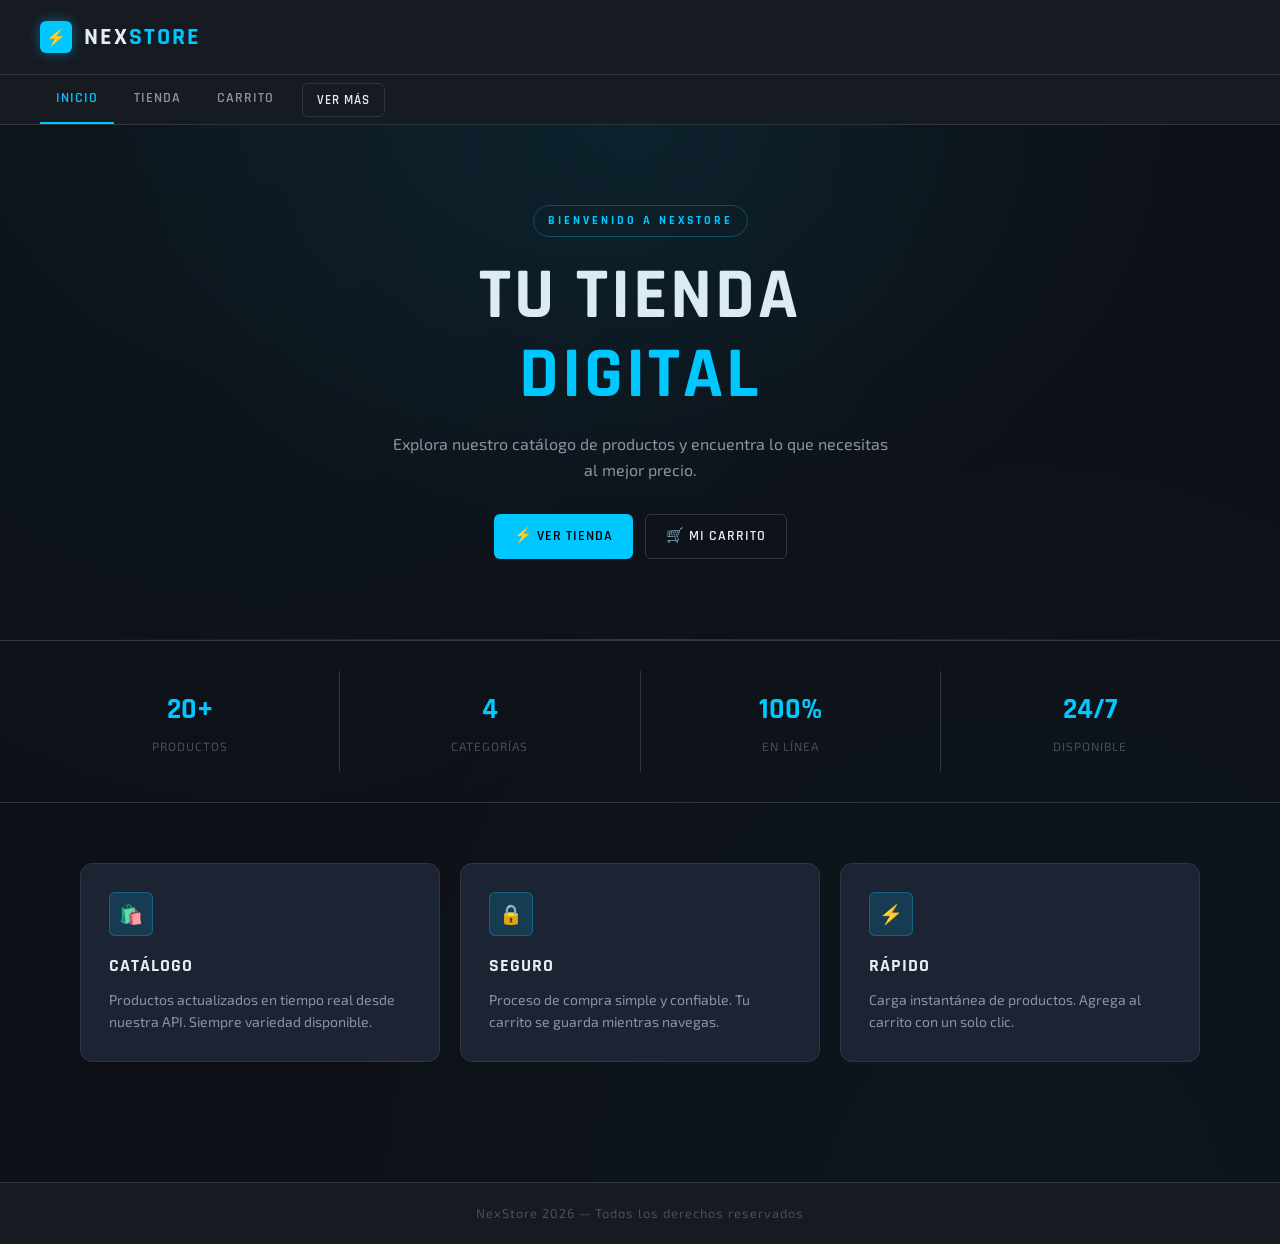
<file: index.html>
<!DOCTYPE html>
<html lang="es">
<head>
    <meta charset="UTF-8">
    <meta name="viewport" content="width=device-width, initial-scale=1.0">
    <title>NexStore — Inicio</title>
    <link rel="stylesheet" href="css/index.css">
</head>
<body>

<header>
    <div class="logo-icon">⚡</div>
    <h1>Nex<span>Store</span></h1>
</header>

<nav class="navbar">
    <ul>
        <li><a href="index.html">Inicio</a></li>
        <li><a href="Tienda.html">Tienda</a></li>
        <li><a href="carrito.html">Carrito</a></li>
        <li><button id="openModal" class="btn btn-secondary" style="margin-left:8px; padding:8px 14px; font-size:0.8rem;">Ver más</button></li>
    </ul>
</nav>

<section class="hero">
    <div class="hero-tag">Bienvenido a NexStore</div>
    <h2>Tu tienda<br><span>digital</span></h2>
    <p>Explora nuestro catálogo de productos y encuentra lo que necesitas al mejor precio.</p>
    <div class="hero-btns">
        <a href="Tienda.html" class="btn btn-primary">⚡ Ver Tienda</a>
        <a href="carrito.html" class="btn btn-secondary">🛒 Mi Carrito</a>
    </div>
</section>

<div class="divider"></div>

<div class="stats-bar">
    <div class="stat-item">
        <div class="stat-value">20+</div>
        <div class="stat-label">Productos</div>
    </div>
    <div class="stat-item">
        <div class="stat-value">4</div>
        <div class="stat-label">Categorías</div>
    </div>
    <div class="stat-item">
        <div class="stat-value">100%</div>
        <div class="stat-label">En línea</div>
    </div>
    <div class="stat-item">
        <div class="stat-value">24/7</div>
        <div class="stat-label">Disponible</div>
    </div>
</div>

<div class="home-sections">
    <div class="home-card">
        <div class="home-card-icon">🛍️</div>
        <h3>Catálogo</h3>
        <p>Productos actualizados en tiempo real desde nuestra API. Siempre variedad disponible.</p>
    </div>
    <div class="home-card">
        <div class="home-card-icon">🔒</div>
        <h3>Seguro</h3>
        <p>Proceso de compra simple y confiable. Tu carrito se guarda mientras navegas.</p>
    </div>
    <div class="home-card">
        <div class="home-card-icon">⚡</div>
        <h3>Rápido</h3>
        <p>Carga instantánea de productos. Agrega al carrito con un solo clic.</p>
    </div>
</div>

<footer>
    <p>NexStore 2026 — Todos los derechos reservados</p>
</footer>

<!-- MODAL -->
<div id="modal" class="modal">
    <div class="modal-content">
        <span class="close">&times;</span>
        <h2>Sobre NexStore</h2>
        <p>NexStore es una tienda de demostración construida con HTML, CSS y JavaScript puro. Integra la FakeStore API para mostrar productos reales.</p>
        <a href="Tienda.html" class="btn btn-primary">Ir a la tienda</a>
    </div>
</div>

<div id="toast" class="toast"></div>
<script src="js/script.js"></script>
</body>
</html>
</file>
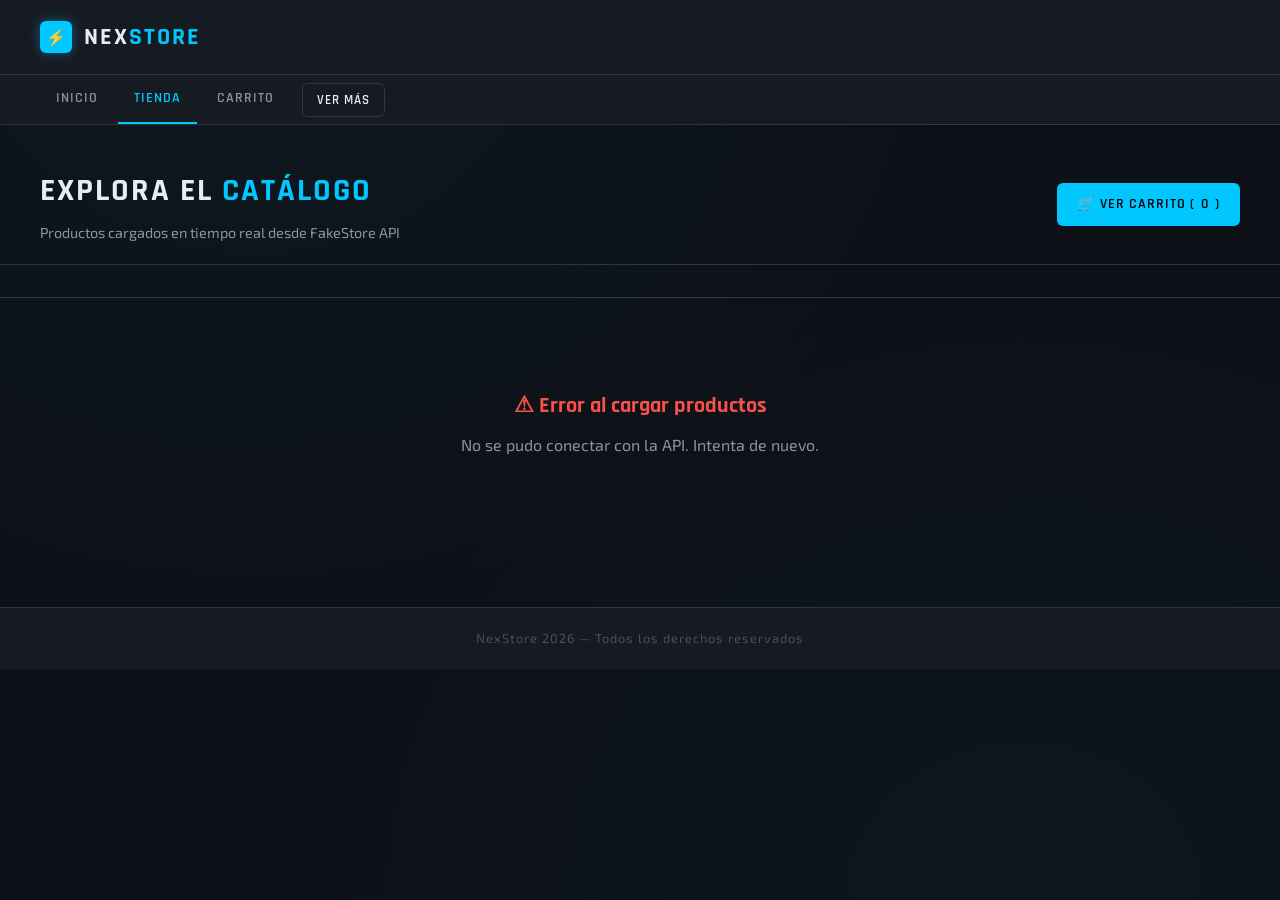
<file: Tienda.html>
<!DOCTYPE html>
<html lang="es">
<head>
    <meta charset="UTF-8">
    <meta name="viewport" content="width=device-width, initial-scale=1.0">
    <title>NexStore — Tienda</title>
    <link rel="stylesheet" href="css/tienda.css">
</head>
<body>

<header>
    <div class="logo-icon">⚡</div>
    <h1>Nex<span>Store</span></h1>
</header>

<nav class="navbar">
    <ul>
        <li><a href="index.html">Inicio</a></li>
        <li><a href="Tienda.html">Tienda</a></li>
        <li><a href="carrito.html">Carrito</a></li>
        <li><button id="openModal" class="btn btn-secondary" style="margin-left:8px; padding:8px 14px; font-size:0.8rem;">Ver más</button></li>
    </ul>
</nav>

<div class="store-hero">
    <div>
        <h2>Explora el <span>catálogo</span></h2>
        <p>Productos cargados en tiempo real desde FakeStore API</p>
    </div>
    <div class="store-hero-right">
        <a href="carrito.html" class="btn btn-primary">🛒 Ver carrito (<span id="carrito-count">0</span>)</a>
    </div>
</div>

<div class="filter-bar" id="filter-bar">
    <!-- Filtros generados por JS -->
</div>

<div class="productos-grid" id="contenedor-productos">
    <!-- Productos cargados por JS -->
</div>

<footer>
    <p>NexStore 2026 — Todos los derechos reservados</p>
</footer>

<!-- MODAL -->
<div id="modal" class="modal">
    <div class="modal-content">
        <span class="close">&times;</span>
        <h2>Sobre la tienda</h2>
        <p>Los productos mostrados provienen de la FakeStore API. Puedes agregarlos al carrito y simular una compra.</p>
        <button class="btn btn-secondary close">Cerrar</button>
    </div>
</div>

<div id="toast" class="toast"></div>
<script src="js/script.js"></script>
</body>
</html>
</file>
<file: css/index.css>
@import url('base.css');

/* ===== HERO ===== */
.hero {
    padding: 80px 40px;
    text-align: center;
    position: relative;
    overflow: hidden;
}

.hero::before {
    content: '';
    position: absolute;
    inset: 0;
    background:
        radial-gradient(ellipse at 50% 0%, rgba(0, 199, 255, 0.08) 0%, transparent 60%);
    pointer-events: none;
}

.hero-tag {
    display: inline-block;
    font-family: var(--font-display);
    font-size: 0.75rem;
    font-weight: 700;
    letter-spacing: 3px;
    text-transform: uppercase;
    color: var(--accent);
    border: 1px solid var(--border-accent);
    padding: 5px 14px;
    border-radius: 20px;
    margin-bottom: 20px;
}

.hero h2 {
    font-family: var(--font-display);
    font-size: clamp(2.5rem, 6vw, 4.5rem);
    font-weight: 700;
    letter-spacing: 3px;
    text-transform: uppercase;
    line-height: 1.1;
    margin-bottom: 16px;
}

.hero h2 span { color: var(--accent); }

.hero p {
    color: var(--text-secondary);
    font-size: 1rem;
    max-width: 500px;
    margin: 0 auto 32px;
}

.hero-btns {
    display: flex;
    gap: 12px;
    justify-content: center;
    flex-wrap: wrap;
}

/* ===== DIVISOR ===== */
.divider {
    height: 1px;
    background: linear-gradient(to right, transparent, var(--border), transparent);
    margin: 0 40px;
}

/* ===== SECCIONES ===== */
.home-sections {
    padding: 60px 40px;
    display: grid;
    grid-template-columns: repeat(auto-fit, minmax(260px, 1fr));
    gap: 20px;
    max-width: 1200px;
    margin: 0 auto;
}

.home-card {
    background: var(--bg-card);
    border: 1px solid var(--border);
    border-radius: var(--radius-lg);
    padding: 28px;
    transition: var(--transition);
}

.home-card:hover {
    border-color: var(--border-accent);
    transform: translateY(-3px);
    box-shadow: 0 8px 24px rgba(0, 0, 0, 0.3);
}

.home-card-icon {
    width: 44px;
    height: 44px;
    background: var(--accent-glow);
    border: 1px solid var(--border-accent);
    border-radius: var(--radius);
    display: flex;
    align-items: center;
    justify-content: center;
    font-size: 1.2rem;
    margin-bottom: 16px;
}

.home-card h3 {
    font-family: var(--font-display);
    font-size: 1.1rem;
    font-weight: 700;
    letter-spacing: 1px;
    text-transform: uppercase;
    margin-bottom: 8px;
    color: var(--text-primary);
}

.home-card p {
    color: var(--text-secondary);
    font-size: 0.875rem;
    line-height: 1.6;
}

/* ===== STATS BAR ===== */
.stats-bar {
    padding: 30px 40px;
    display: flex;
    gap: 0;
    border-top: 1px solid var(--border);
    border-bottom: 1px solid var(--border);
}

.stat-item {
    flex: 1;
    text-align: center;
    padding: 16px;
    border-right: 1px solid var(--border);
}

.stat-item:last-child { border-right: none; }

.stat-value {
    font-family: var(--font-display);
    font-size: 1.8rem;
    font-weight: 700;
    color: var(--accent);
}

.stat-label {
    font-size: 0.75rem;
    color: var(--text-muted);
    letter-spacing: 1px;
    text-transform: uppercase;
    margin-top: 4px;
}
</file>
<file: css/tienda.css>
@import url('base.css');

/* ===== HERO TIENDA ===== */
.store-hero {
    padding: 40px 40px 20px;
    display: flex;
    align-items: center;
    justify-content: space-between;
    flex-wrap: wrap;
    gap: 16px;
    border-bottom: 1px solid var(--border);
}

.store-hero h2 {
    font-family: var(--font-display);
    font-size: 2rem;
    font-weight: 700;
    letter-spacing: 2px;
    text-transform: uppercase;
    color: var(--text-primary);
}

.store-hero h2 span { color: var(--accent); }

.store-hero p {
    color: var(--text-secondary);
    font-size: 0.9rem;
    margin-top: 4px;
}

.store-hero-right {
    display: flex;
    align-items: center;
    gap: 12px;
}

/* ===== FILTROS ===== */
.filter-bar {
    padding: 16px 40px;
    display: flex;
    gap: 8px;
    flex-wrap: wrap;
    border-bottom: 1px solid var(--border);
}

.filter-btn {
    font-family: var(--font-display);
    font-size: 0.8rem;
    font-weight: 600;
    letter-spacing: 1px;
    text-transform: uppercase;
    padding: 6px 14px;
    border-radius: 20px;
    border: 1px solid var(--border);
    background: transparent;
    color: var(--text-secondary);
    cursor: pointer;
    transition: var(--transition);
}

.filter-btn:hover,
.filter-btn.active {
    border-color: var(--accent);
    color: var(--accent);
    background: var(--accent-glow);
}

/* ===== GRID PRODUCTOS ===== */
.productos-grid {
    padding: 30px 40px;
    display: grid;
    grid-template-columns: repeat(auto-fill, minmax(220px, 1fr));
    gap: 20px;
}

/* ===== CARD PRODUCTO ===== */
.producto-card {
    background: var(--bg-card);
    border: 1px solid var(--border);
    border-radius: var(--radius-lg);
    overflow: hidden;
    transition: all 0.25s ease;
    display: flex;
    flex-direction: column;
    cursor: pointer;
    position: relative;
}

.producto-card:hover {
    border-color: var(--border-accent);
    transform: translateY(-4px);
    box-shadow: 0 8px 30px rgba(0, 0, 0, 0.4), 0 0 0 1px var(--border-accent);
}

.producto-card-img {
    background: #111827;
    height: 180px;
    display: flex;
    align-items: center;
    justify-content: center;
    padding: 20px;
    position: relative;
    overflow: hidden;
}

.producto-card-img::after {
    content: '';
    position: absolute;
    inset: 0;
    background: linear-gradient(to bottom, transparent 60%, rgba(0,0,0,0.3));
}

.producto-card-img img {
    max-height: 140px;
    max-width: 100%;
    object-fit: contain;
    transition: transform 0.3s ease;
    position: relative;
    z-index: 1;
}

.producto-card:hover .producto-card-img img {
    transform: scale(1.05);
}

.producto-card-badge {
    position: absolute;
    top: 10px;
    left: 10px;
    background: var(--accent);
    color: #000;
    font-family: var(--font-display);
    font-size: 0.65rem;
    font-weight: 700;
    letter-spacing: 1px;
    text-transform: uppercase;
    padding: 3px 8px;
    border-radius: 3px;
    z-index: 2;
}

.producto-card-body {
    padding: 16px;
    flex: 1;
    display: flex;
    flex-direction: column;
    gap: 8px;
}

.producto-card-category {
    font-size: 0.7rem;
    font-weight: 600;
    letter-spacing: 1.5px;
    text-transform: uppercase;
    color: var(--accent);
}

.producto-card-title {
    font-family: var(--font-body);
    font-size: 0.9rem;
    font-weight: 500;
    color: var(--text-primary);
    line-height: 1.4;
    display: -webkit-box;
    -webkit-line-clamp: 2;
    -webkit-box-orient: vertical;
    overflow: hidden;
}

.producto-card-footer {
    padding: 12px 16px;
    border-top: 1px solid var(--border);
    display: flex;
    align-items: center;
    justify-content: space-between;
}

.producto-card-price {
    font-family: var(--font-display);
    font-size: 1.2rem;
    font-weight: 700;
    color: var(--text-primary);
}

.producto-card-price .currency {
    font-size: 0.75rem;
    color: var(--text-secondary);
    font-weight: 400;
}

.btn-agregar {
    background: var(--accent);
    color: #000;
    border: none;
    border-radius: var(--radius);
    padding: 7px 14px;
    font-family: var(--font-display);
    font-size: 0.8rem;
    font-weight: 700;
    letter-spacing: 1px;
    text-transform: uppercase;
    cursor: pointer;
    transition: var(--transition);
}

.btn-agregar:hover {
    background: #33d4ff;
    box-shadow: 0 0 12px rgba(0, 199, 255, 0.4);
}

.btn-agregar:active {
    transform: scale(0.96);
}

/* ===== SKELETON LOADER ===== */
.skeleton {
    background: var(--bg-card);
    border: 1px solid var(--border);
    border-radius: var(--radius-lg);
    overflow: hidden;
}

.skeleton-img {
    height: 180px;
    background: linear-gradient(90deg, var(--bg-secondary) 25%, var(--bg-hover) 50%, var(--bg-secondary) 75%);
    background-size: 200% 100%;
    animation: shimmer 1.4s infinite;
}

.skeleton-body { padding: 16px; display: flex; flex-direction: column; gap: 10px; }

.skeleton-line {
    height: 12px;
    border-radius: 4px;
    background: linear-gradient(90deg, var(--bg-secondary) 25%, var(--bg-hover) 50%, var(--bg-secondary) 75%);
    background-size: 200% 100%;
    animation: shimmer 1.4s infinite;
}

.skeleton-line.short { width: 50%; }
.skeleton-line.medium { width: 80%; }

@keyframes shimmer {
    0% { background-position: 200% 0; }
    100% { background-position: -200% 0; }
}

/* ===== CARRITO FLOTANTE ===== */
.carrito-flotante {
    position: fixed;
    bottom: 30px;
    right: 30px;
    z-index: 200;
}

.carrito-flotante a {
    background: var(--accent);
    color: #000;
    text-decoration: none;
    font-family: var(--font-display);
    font-weight: 700;
    font-size: 0.85rem;
    letter-spacing: 1px;
    text-transform: uppercase;
    padding: 12px 22px;
    border-radius: 30px;
    display: flex;
    align-items: center;
    gap: 8px;
    box-shadow: 0 4px 20px rgba(0, 199, 255, 0.35);
    transition: var(--transition);
}

.carrito-flotante a:hover {
    background: #33d4ff;
    transform: translateY(-2px);
    box-shadow: 0 6px 25px rgba(0, 199, 255, 0.5);
}

.carrito-count {
    background: #000;
    color: var(--accent);
    font-size: 0.75rem;
    border-radius: 50%;
    width: 20px;
    height: 20px;
    display: inline-flex;
    align-items: center;
    justify-content: center;
}

/* ===== ERROR STATE ===== */
.error-state {
    grid-column: 1 / -1;
    text-align: center;
    padding: 60px 20px;
    color: var(--text-secondary);
}

.error-state h3 {
    font-family: var(--font-display);
    font-size: 1.4rem;
    color: var(--danger);
    margin-bottom: 8px;
}
</file>
